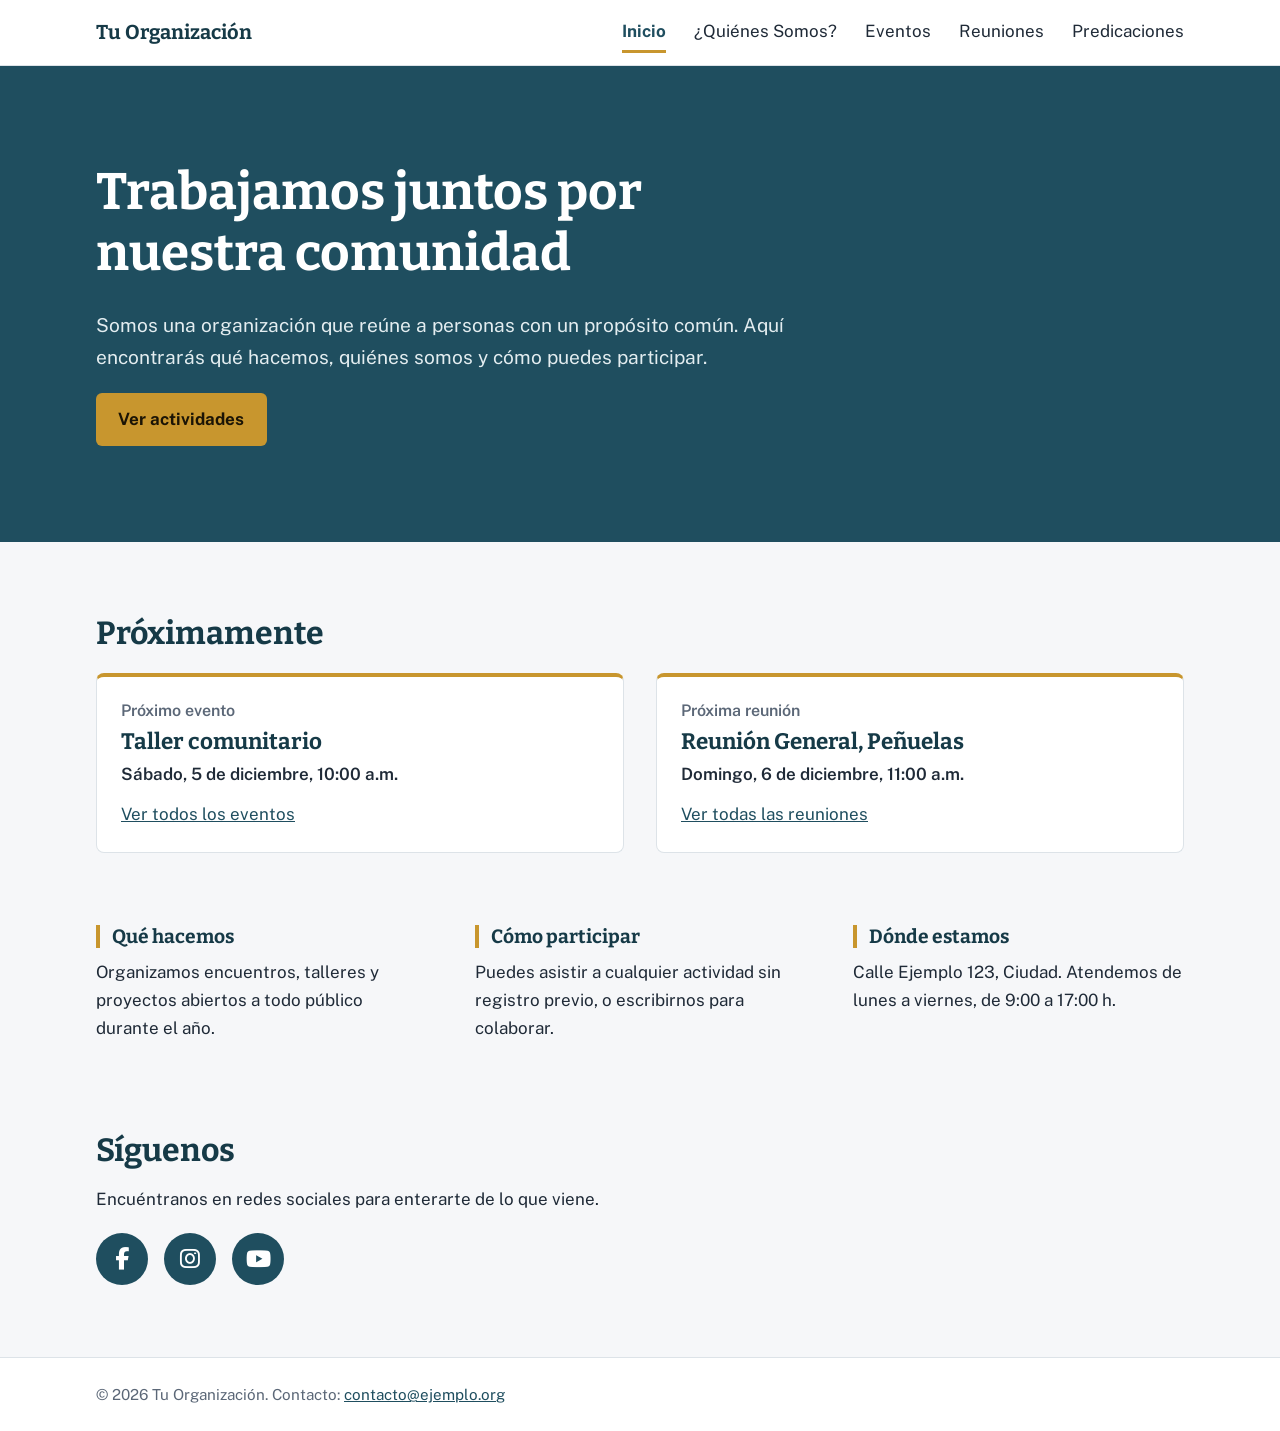
<file: index.html>
<!DOCTYPE html>
<html lang="es">
<head>
<meta charset="utf-8">
<meta name="viewport" content="width=device-width, initial-scale=1">
<title>Inicio · Tu Organización</title>
<meta name="description" content="Sitio informativo de Tu Organización.">
<link rel="preconnect" href="https://fonts.googleapis.com">
<link rel="stylesheet" href="https://fonts.googleapis.com/css2?family=Bitter:wght@600;700&family=Public+Sans:wght@400;600;700&display=swap">
<link rel="stylesheet" href="https://cdnjs.cloudflare.com/ajax/libs/font-awesome/6.5.2/css/all.min.css">
<link rel="stylesheet" href="estilos.css">
</head>
<body>
<header class="site-header"><div class="wrap bar">
<a class="brand" href="index.html">Tu Organización</a>
<input type="checkbox" id="menu" class="menu-toggle" aria-label="Mostrar menú">
<label for="menu" class="menu-btn">Menú</label>
<nav class="nav" aria-label="Principal"><a href="index.html" aria-current="page">Inicio</a><a href="quienes-somos.html">¿Quiénes Somos?</a><a href="actividades.html">Eventos</a><a href="conocenos.html">Reuniones</a><a href="videos.html">Predicaciones</a></nav>
</div></header>
<main>
<section class="hero"><div class="wrap">
<h1>Trabajamos juntos por nuestra comunidad</h1>
<p>Somos una organización que reúne a personas con un propósito común. Aquí encontrarás qué hacemos, quiénes somos y cómo puedes participar.</p>
<a class="btn" href="actividades.html">Ver actividades</a>
</div></section>
<section class="section"><div class="wrap">
<h2>Próximamente</h2>
<div class="next">
<div class="next-item" id="proximo-evento">
<h3>Próximo evento</h3>
<div class="next-body"><p>Consulta las fechas en la página de <a href="actividades.html">Eventos</a>.</p></div>
</div>
<div class="next-item" id="proxima-reunion">
<h3>Próxima reunión</h3>
<div class="next-body"><p>Consulta los horarios en la página de <a href="conocenos.html">Reuniones</a>.</p></div>
</div>
</div>
</div></section>
<section class="section"><div class="wrap cols three">
<div><h3>Qué hacemos</h3><p>Organizamos encuentros, talleres y proyectos abiertos a todo público durante el año.</p></div>
<div><h3>Cómo participar</h3><p>Puedes asistir a cualquier actividad sin registro previo, o escribirnos para colaborar.</p></div>
<div><h3>Dónde estamos</h3><p>Calle Ejemplo 123, Ciudad. Atendemos de lunes a viernes, de 9:00 a 17:00 h.</p></div>
</div></section>
<section class="section"><div class="wrap">
<h2>Síguenos</h2>
<p>Encuéntranos en redes sociales para enterarte de lo que viene.</p>
<ul class="social">
<li><a href="https://www.facebook.com/TU_PAGINA" target="_blank" rel="noopener" aria-label="Facebook"><i class="fa-brands fa-facebook-f" aria-hidden="true"></i></a></li>
<li><a href="https://www.instagram.com/TU_USUARIO" target="_blank" rel="noopener" aria-label="Instagram"><i class="fa-brands fa-instagram" aria-hidden="true"></i></a></li>
<li><a href="https://www.youtube.com/@TU_CANAL" target="_blank" rel="noopener" aria-label="YouTube"><i class="fa-brands fa-youtube" aria-hidden="true"></i></a></li>
</ul>
</div></section>
</main>
<footer class="site-footer"><div class="wrap"><p>© 2026 Tu Organización. Contacto: <a href="mailto:contacto@ejemplo.org">contacto@ejemplo.org</a></p></div></footer>
<script>
(function(){
  var fFecha=new Intl.DateTimeFormat('es-MX',{weekday:'long',day:'numeric',month:'long'});
  var fHora=new Intl.DateTimeFormat('es-MX',{hour:'numeric',minute:'2-digit'});

  /* Devuelve la próxima fecha (a partir de ahora) de un evento o reunión, o null */
  function proxima(el,ahora){
    var hm=(el.dataset.hora||'23:59').split(':'), h=+hm[0], m=+hm[1];
    if(el.dataset.fecha){
      var p=el.dataset.fecha.split('-');
      var f=new Date(+p[0],+p[1]-1,+p[2],h,m);
      return f>=ahora?f:null;
    }
    if(el.dataset.dia===undefined) return null;
    var dia=+el.dataset.dia, semana=+(el.dataset.semana||0);
    if(!semana){
      var f2=new Date(ahora.getFullYear(),ahora.getMonth(),ahora.getDate()+(dia-ahora.getDay()+7)%7,h,m);
      if(f2<ahora) f2.setDate(f2.getDate()+7);
      return f2;
    }
    for(var i=0;i<3;i++){
      var base=new Date(ahora.getFullYear(),ahora.getMonth()+i,1);
      var dd=1+(dia-base.getDay()+7)%7+(semana-1)*7;
      var f3=new Date(base.getFullYear(),base.getMonth(),dd,h,m);
      if(f3.getMonth()===base.getMonth()&&f3>=ahora) return f3;
    }
    return null;
  }

  /* Lee la página indicada, elige lo más próximo y lo muestra en la tarjeta */
  function mostrar(id,url,verTodo){
    var caja=document.querySelector('#'+id+' .next-body');
    fetch(url).then(function(r){ if(!r.ok) throw new Error(r.status); return r.text(); })
    .then(function(txt){
      var doc=new DOMParser().parseFromString(txt,'text/html');
      var ahora=new Date(), mejor=null;
      doc.querySelectorAll('[data-fecha],[data-dia]').forEach(function(el){
        var f=proxima(el,ahora);
        if(f&&(!mejor||f<mejor.f)) mejor={el:el,f:f};
      });
      if(!mejor) return;
      var h3=mejor.el.querySelector('h3');
      var titulo=mejor.el.dataset.titulo||(h3?h3.textContent:'');
      var fecha=fFecha.format(mejor.f);
      fecha=fecha.charAt(0).toUpperCase()+fecha.slice(1);
      if(mejor.el.dataset.hora) fecha+=', '+fHora.format(mejor.f);
      caja.textContent='';
      var n=document.createElement('p'); n.className='next-name'; n.textContent=titulo;
      var d=document.createElement('p'); d.className='next-date'; d.textContent=fecha;
      var a=document.createElement('a'); a.href=url; a.textContent=verTodo;
      caja.append(n,d,a);
    }).catch(function(){ /* sin servidor (file://) o sin datos: se queda el texto de respaldo */ });
  }

  mostrar('proximo-evento','actividades.html','Ver todos los eventos');
  mostrar('proxima-reunion','conocenos.html','Ver todas las reuniones');
})();
</script>
</body>
</html>
</file>
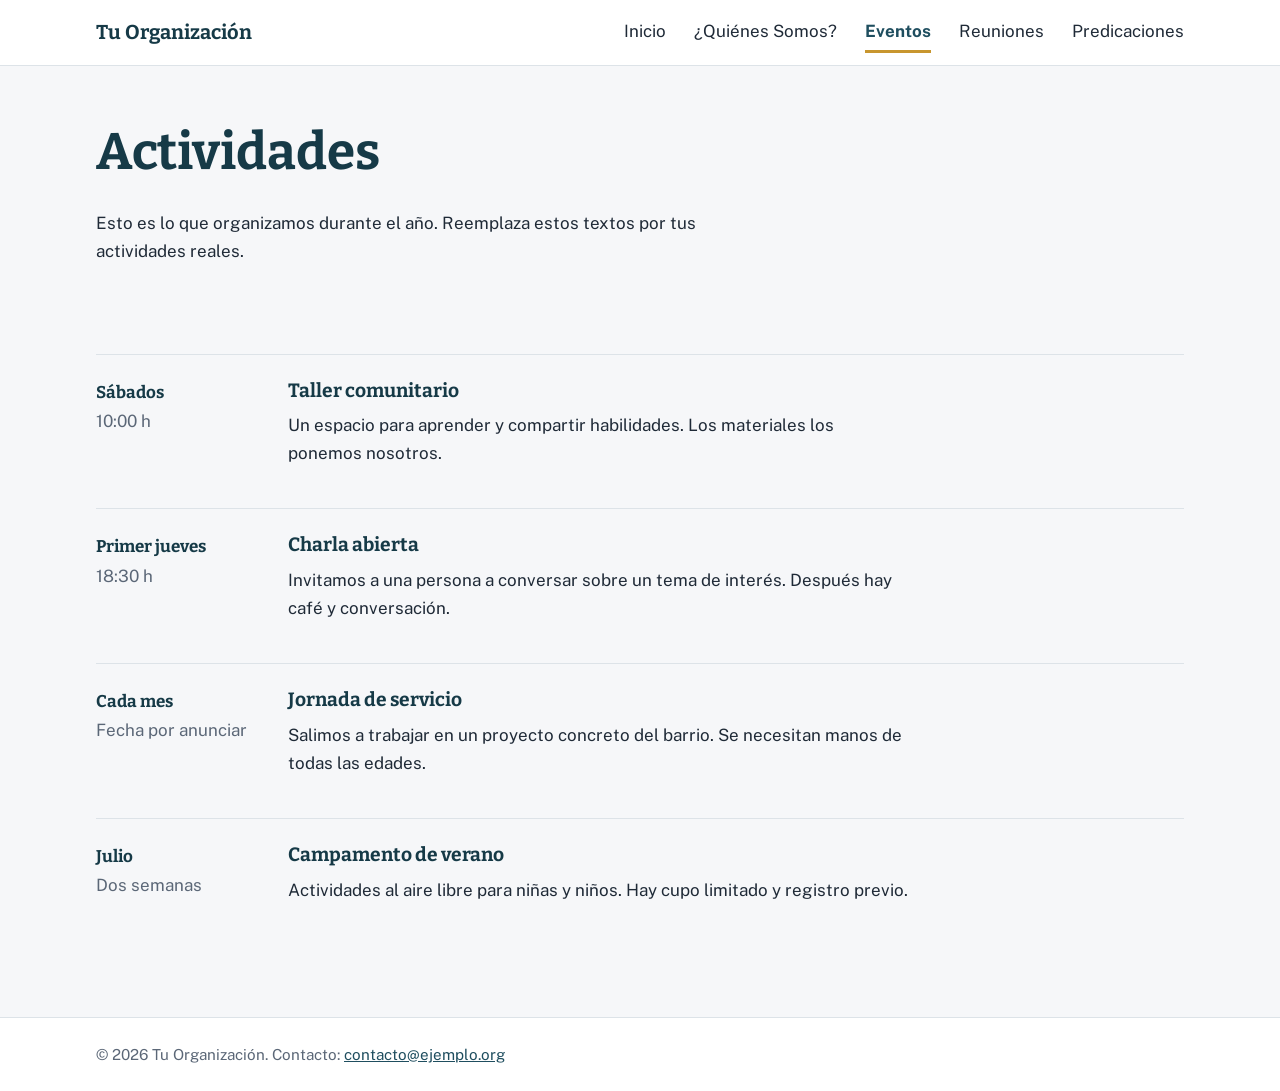
<file: actividades.html>
<!DOCTYPE html>
<html lang="es">
<head>
<meta charset="utf-8">
<meta name="viewport" content="width=device-width, initial-scale=1">
<title>Actividades · Tu Organización</title>
<meta name="description" content="Sitio informativo de Tu Organización.">
<link rel="preconnect" href="https://fonts.googleapis.com">
<link rel="stylesheet" href="https://fonts.googleapis.com/css2?family=Bitter:wght@600;700&family=Public+Sans:wght@400;600;700&display=swap">
<link rel="stylesheet" href="estilos.css">
</head>
<body>
<header class="site-header"><div class="wrap bar">
<a class="brand" href="index.html">Tu Organización</a>
<input type="checkbox" id="menu" class="menu-toggle" aria-label="Mostrar menú">
<label for="menu" class="menu-btn">Menú</label>
<nav class="nav" aria-label="Principal"><a href="index.html">Inicio</a><a href="quienes-somos.html">¿Quiénes Somos?</a><a href="actividades.html" aria-current="page">Eventos</a><a href="conocenos.html">Reuniones</a><a href="videos.html">Predicaciones</a></nav>
</div></header>
<main>
<!-- Para que un evento aparezca como "Próximo evento" en Inicio, agrega a su <article> atributos de fecha:
  Fecha fija:       data-fecha="2026-11-07" data-hora="18:30"   (la hora es opcional)
  Cada semana:      data-dia="6" data-hora="10:00"              (0=domingo, 1=lunes ... 6=sábado)
  Cada mes:         data-dia="4" data-semana="1" data-hora="18:30"   (semana 1 a 4: aquí, el primer jueves)
  Los eventos sin estos atributos no se muestran en Inicio. -->
<section class="wrap page-title"><h1>Actividades</h1><p>Esto es lo que organizamos durante el año. Reemplaza estos textos por tus actividades reales.</p></section><section class="section"><div class="wrap"><article class="act" data-dia="6" data-hora="10:00"><div class="when"><strong>Sábados</strong><span>10:00 h</span></div><div><h3>Taller comunitario</h3><p>Un espacio para aprender y compartir habilidades. Los materiales los ponemos nosotros.</p></div></article><article class="act" data-dia="4" data-semana="1" data-hora="18:30"><div class="when"><strong>Primer jueves</strong><span>18:30 h</span></div><div><h3>Charla abierta</h3><p>Invitamos a una persona a conversar sobre un tema de interés. Después hay café y conversación.</p></div></article><article class="act"><div class="when"><strong>Cada mes</strong><span>Fecha por anunciar</span></div><div><h3>Jornada de servicio</h3><p>Salimos a trabajar en un proyecto concreto del barrio. Se necesitan manos de todas las edades.</p></div></article><article class="act"><div class="when"><strong>Julio</strong><span>Dos semanas</span></div><div><h3>Campamento de verano</h3><p>Actividades al aire libre para niñas y niños. Hay cupo limitado y registro previo.</p></div></article></div></section>
</main>
<footer class="site-footer"><div class="wrap"><p>© 2026 Tu Organización. Contacto: <a href="mailto:contacto@ejemplo.org">contacto@ejemplo.org</a></p></div></footer>
</body>
</html>
</file>
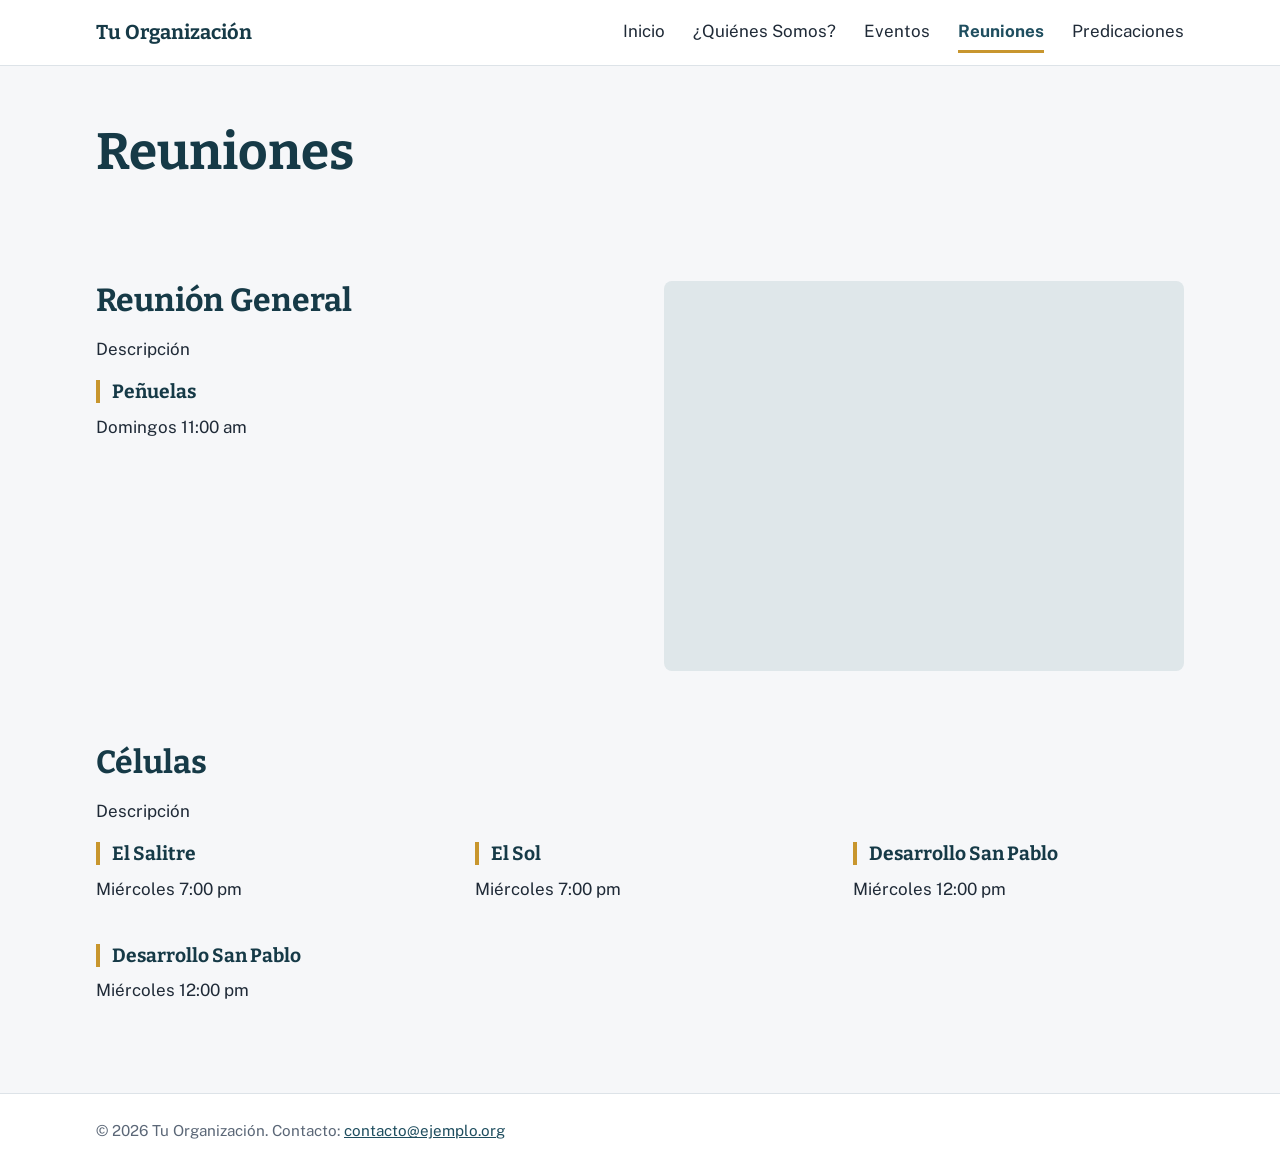
<file: conocenos.html>
<!DOCTYPE html>
<html lang="es">
<head>
<meta charset="utf-8">
<meta name="viewport" content="width=device-width, initial-scale=1">
<title>Conócenos · Tu Organización</title>
<meta name="description" content="Sitio informativo de Tu Organización.">
<link rel="preconnect" href="https://fonts.googleapis.com">
<link rel="stylesheet" href="https://fonts.googleapis.com/css2?family=Bitter:wght@600;700&family=Public+Sans:wght@400;600;700&display=swap">
<link rel="stylesheet" href="estilos.css">
</head>
<body>
<header class="site-header"><div class="wrap bar">
<a class="brand" href="index.html">Tu Organización</a>
<input type="checkbox" id="menu" class="menu-toggle" aria-label="Mostrar menú">
<label for="menu" class="menu-btn">Menú</label>
<nav class="nav" aria-label="Principal"><a href="index.html">Inicio</a><a href="quienes-somos.html">¿Quiénes Somos?</a><a href="actividades.html">Eventos</a><a href="conocenos.html" aria-current="page">Reuniones</a><a href="videos.html">Predicaciones</a></nav>
</div></header>
<main>
<!-- Para que una reunión aparezca como "Próxima reunión" en Inicio, agrega a su <div> atributos como estos:
  data-dia="0" data-hora="11:00" data-titulo="Nombre que se verá en Inicio"   (0=domingo ... 6=sábado)
  Si la reunión es en una fecha fija, usa data-fecha="2026-11-07" data-hora="11:00" -->
<section class="wrap page-title"><h1>Reuniones</h1></section>
<section class="section"><div class="wrap cols two">
<div data-dia="0" data-hora="11:00" data-titulo="Reunión General, Peñuelas"><h2>Reunión General</h2><p>Descripción</p><h3>Peñuelas</h3><p>Domingos 11:00 am</p></div>
<div class="photo mapa">
  <iframe src="https://www.google.com/maps/embed?pb=!1m18!1m12!1m3!1d7000!2d-100.47380997842873!3d20.670336301022918!2m3!1f0!2f0!3f0!3m2!1i1024!2i768!4f13.1!3m3!1m2!1s0x85d35aff1618b935%3A0xf5c42fa69e7d0ba6!2sCentro%20Cristiano%20Peniel%20Quer%C3%A9taro!5e0!3m2!1ses!2smx!4v1791179912611!5m2!1ses!2smx" title="Mapa con nuestra ubicación" loading="lazy" referrerpolicy="strict-origin-when-cross-origin" allowfullscreen></iframe>
</div>
</div></section>
<section class="section" style="padding-top:0"><div class="wrap"><h2>Células</h2><p>Descripción</p><div class="cols three">
<div><h3>El Salitre</h3><p>Miércoles 7:00 pm</p></div>
<div><h3>El Sol</h3><p>Miércoles 7:00 pm</p></div>
<div><h3>Desarrollo San Pablo</h3><p>Miércoles 12:00 pm</p></div>
<div><h3>Desarrollo San Pablo</h3><p>Miércoles 12:00 pm</p></div>
</div></div></section>
</main>
<footer class="site-footer"><div class="wrap"><p>© 2026 Tu Organización. Contacto: <a href="mailto:contacto@ejemplo.org">contacto@ejemplo.org</a></p></div></footer>
</body>
</html>
</file>
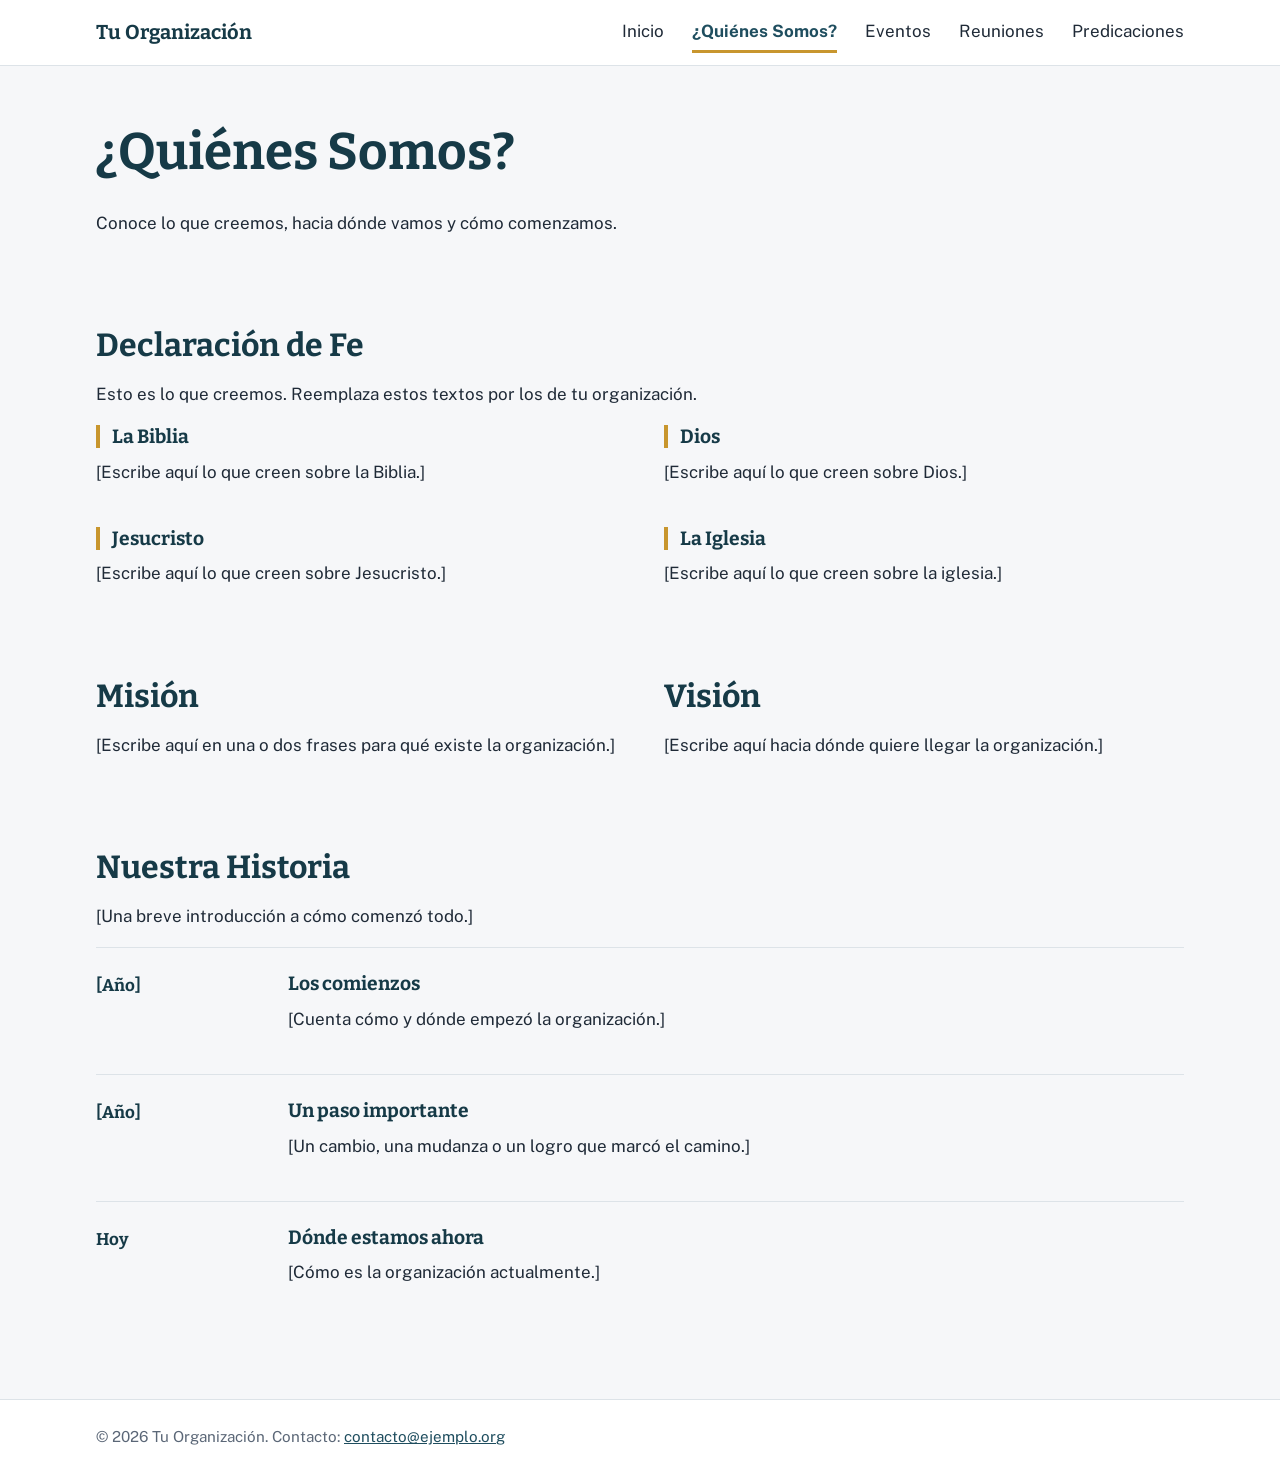
<file: quienes-somos.html>
<!DOCTYPE html>
<html lang="es">
<head>
<meta charset="utf-8">
<meta name="viewport" content="width=device-width, initial-scale=1">
<title>¿Quiénes Somos? · Tu Organización</title>
<meta name="description" content="Sitio informativo de Tu Organización.">
<link rel="preconnect" href="https://fonts.googleapis.com">
<link rel="stylesheet" href="https://fonts.googleapis.com/css2?family=Bitter:wght@600;700&family=Public+Sans:wght@400;600;700&display=swap">
<link rel="stylesheet" href="estilos.css">
</head>
<body>
<header class="site-header"><div class="wrap bar">
<a class="brand" href="index.html">Tu Organización</a>
<input type="checkbox" id="menu" class="menu-toggle" aria-label="Mostrar menú">
<label for="menu" class="menu-btn">Menú</label>
<nav class="nav" aria-label="Principal"><a href="index.html">Inicio</a><a href="quienes-somos.html" aria-current="page">¿Quiénes Somos?</a><a href="actividades.html">Eventos</a><a href="conocenos.html">Reuniones</a><a href="videos.html">Predicaciones</a></nav>
</div></header>
<main>
<section class="wrap page-title"><h1>¿Quiénes Somos?</h1><p>Conoce lo que creemos, hacia dónde vamos y cómo comenzamos.</p></section>

<section class="section"><div class="wrap">
<h2>Declaración de Fe</h2>
<p>Esto es lo que creemos. Reemplaza estos textos por los de tu organización.</p>
<div class="cols two">
<div><h3>La Biblia</h3><p>[Escribe aquí lo que creen sobre la Biblia.]</p></div>
<div><h3>Dios</h3><p>[Escribe aquí lo que creen sobre Dios.]</p></div>
<div><h3>Jesucristo</h3><p>[Escribe aquí lo que creen sobre Jesucristo.]</p></div>
<div><h3>La Iglesia</h3><p>[Escribe aquí lo que creen sobre la iglesia.]</p></div>
</div>
</div></section>

<section class="section"><div class="wrap cols two">
<div><h2>Misión</h2><p>[Escribe aquí en una o dos frases para qué existe la organización.]</p></div>
<div><h2>Visión</h2><p>[Escribe aquí hacia dónde quiere llegar la organización.]</p></div>
</div></section>

<section class="section"><div class="wrap">
<h2>Nuestra Historia</h2>
<p>[Una breve introducción a cómo comenzó todo.]</p>
<article class="act"><div class="when"><strong>[Año]</strong></div><div><h3>Los comienzos</h3><p>[Cuenta cómo y dónde empezó la organización.]</p></div></article>
<article class="act"><div class="when"><strong>[Año]</strong></div><div><h3>Un paso importante</h3><p>[Un cambio, una mudanza o un logro que marcó el camino.]</p></div></article>
<article class="act"><div class="when"><strong>Hoy</strong></div><div><h3>Dónde estamos ahora</h3><p>[Cómo es la organización actualmente.]</p></div></article>
</div></section>
</main>
<footer class="site-footer"><div class="wrap"><p>© 2026 Tu Organización. Contacto: <a href="mailto:contacto@ejemplo.org">contacto@ejemplo.org</a></p></div></footer>
</body>
</html>
</file>
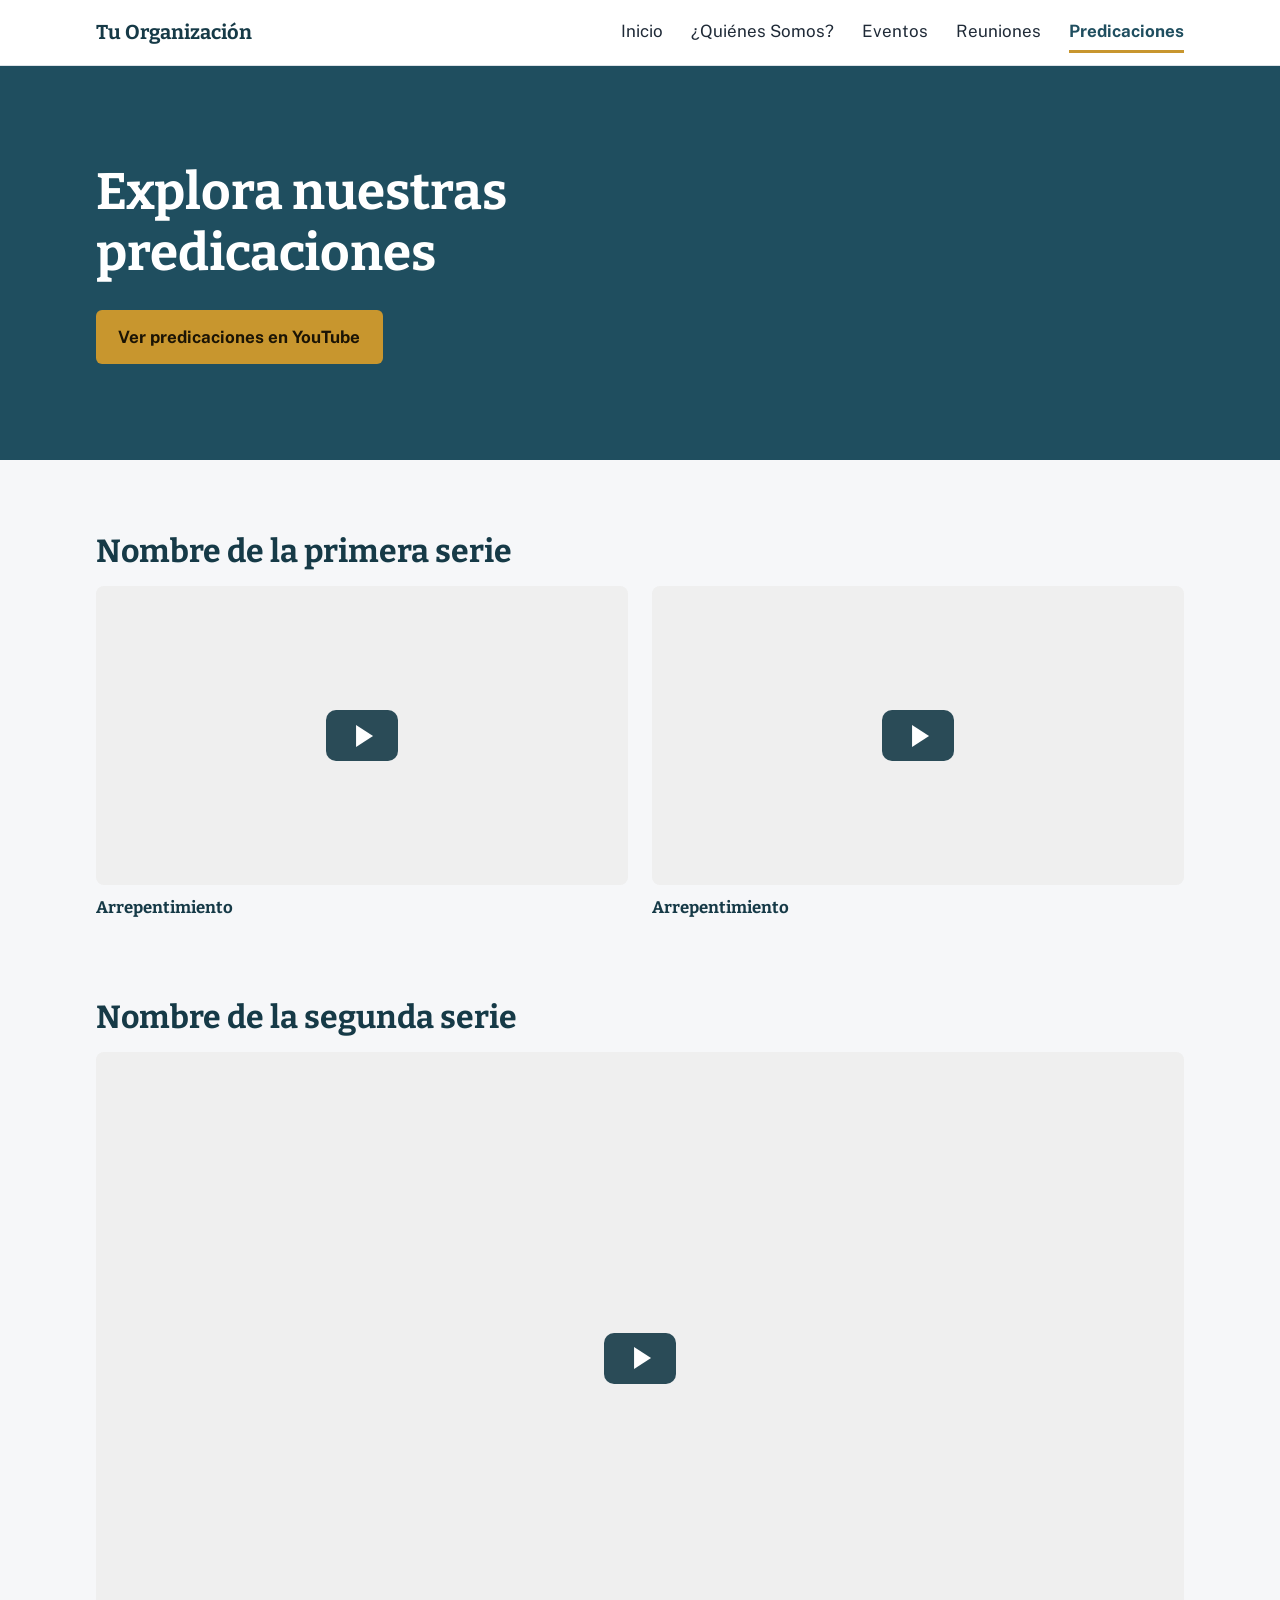
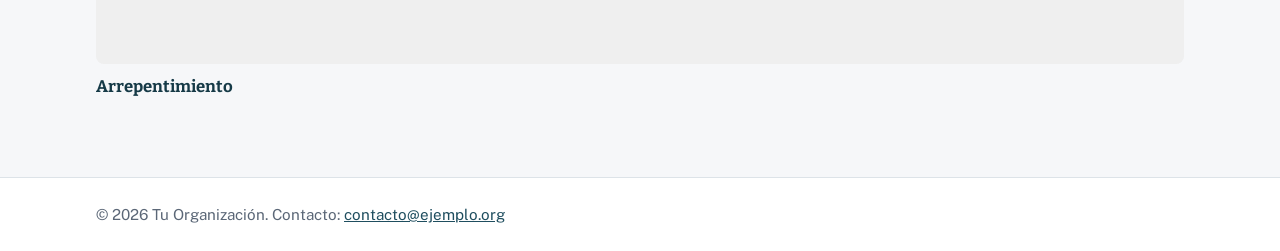
<file: videos.html>
<!DOCTYPE html>
<html lang="es">
<head>
<meta charset="utf-8">
<meta name="viewport" content="width=device-width, initial-scale=1">
<title>Predicaciones · Tu Organización</title>
<meta name="description" content="Sitio informativo de Tu Organización.">
<link rel="preconnect" href="https://fonts.googleapis.com">
<link rel="stylesheet" href="https://fonts.googleapis.com/css2?family=Bitter:wght@600;700&family=Public+Sans:wght@400;600;700&display=swap">
<link rel="stylesheet" href="estilos.css">
</head>
<body>
<header class="site-header"><div class="wrap bar">
<a class="brand" href="index.html">Tu Organización</a>
<input type="checkbox" id="menu" class="menu-toggle" aria-label="Mostrar menú">
<label for="menu" class="menu-btn">Menú</label>
<nav class="nav" aria-label="Principal"><a href="index.html">Inicio</a><a href="quienes-somos.html">¿Quiénes Somos?</a><a href="actividades.html">Eventos</a><a href="conocenos.html">Reuniones</a><a href="videos.html" aria-current="page">Predicaciones</a></nav>
</div></header>
<main>
<section class="hero"><div class="wrap">
<h1>Explora nuestras predicaciones</h1>
<a class="btn" href="https://www.youtube.com/@penielqueretaro" target="_blank" rel="noopener">Ver predicaciones en YouTube</a>
</div></section>
<section class="section" id="series">
  <div class="wrap">
    <h2>Nombre de la primera serie</h2>
    <div class="videos">
      <div class="video">
        <div class="ratio">
    <button class="yt" data-id="Iyl6C5_xcAM" data-start="300"
      aria-label="Reproducir: Arrepentimiento"
      style="background-image:url('https://i.ytimg.com/vi/Iyl6C5_xcAM/hqdefault.jpg')">
      <span class="play" aria-hidden="true"></span>
    </button>
  </div>
  <h3>Arrepentimiento</h3>
</div>
<div class="video">
  <div class="ratio">
    <button class="yt" data-id="Iyl6C5_xcAM" data-start="300"
      aria-label="Reproducir: Arrepentimiento"
      style="background-image:url('https://i.ytimg.com/vi/Iyl6C5_xcAM/hqdefault.jpg')">
      <span class="play" aria-hidden="true"></span>
    </button>
  </div>
  <h3>Arrepentimiento</h3>
</div>
</div>
</section>

<section class="section">
  <div class="wrap">
    <h2>Nombre de la segunda serie</h2>
    <div class="videos">
      <div class="video">
        <div class="ratio">
    <button class="yt" data-id="Iyl6C5_xcAM" data-start="300"
      aria-label="Reproducir: Arrepentimiento"
      style="background-image:url('https://i.ytimg.com/vi/Iyl6C5_xcAM/hqdefault.jpg')">
      <span class="play" aria-hidden="true"></span>
    </button>
  </div>
  <h3>Arrepentimiento</h3>
</div>
</div>
</div></section>
<!-- Para poner un video real, reemplaza <span>Video 1</span> por:
<iframe src="https://www.youtube.com/embed/CODIGO_DEL_VIDEO" title="Título del video" allowfullscreen loading="lazy"></iframe> -->
</main>
<footer class="site-footer"><div class="wrap"><p>© 2026 Tu Organización. Contacto: <a href="mailto:contacto@ejemplo.org">contacto@ejemplo.org</a></p></div></footer>
<script>
document.querySelectorAll('.yt').forEach(b => {
  b.addEventListener('click', () => {
    const f = document.createElement('iframe');
    f.src = 'https://www.youtube.com/embed/' + b.dataset.id + '?autoplay=1&start=' + (b.dataset.start || 0);
    f.title = b.getAttribute('aria-label');
    f.allow = 'autoplay; encrypted-media; picture-in-picture; fullscreen';
    f.referrerPolicy = 'strict-origin-when-cross-origin';
    f.allowFullscreen = true;
    b.replaceWith(f);
  });
});
</script>
</body>
</html>
</file>
<file: estilos.css>
:root{--ink:#1f2a37;--muted:#5b6777;--bg:#f6f7f9;--paper:#fff;--brand:#1f4e5f;--brand-d:#163a47;--accent:#c8962e;--line:#dde3e8}
*{box-sizing:border-box}
body{margin:0;font:1.0625rem/1.65 "Public Sans",system-ui,sans-serif;color:var(--ink);background:var(--bg)}
h1,h2,h3{font-family:"Bitter",Georgia,serif;line-height:1.2;color:var(--brand-d);margin:0 0 .5em}
h1{font-size:clamp(2rem,5vw,3.2rem)}h2{font-size:clamp(1.5rem,3.2vw,2rem)}h3{font-size:1.2rem}
p{margin:0 0 1em;max-width:62ch}
a{color:var(--brand)}
a:focus-visible,label:focus-visible,.menu-toggle:focus-visible+.menu-btn{outline:3px solid var(--accent);outline-offset:3px}
img,iframe{max-width:100%}
.wrap{width:min(100% - 2rem,68rem);margin-inline:auto}

/* Cabecera y menú (el menú móvil funciona sin JavaScript) */
.site-header{background:var(--paper);border-bottom:1px solid var(--line);position:sticky;top:0;z-index:10}
.bar{display:flex;flex-wrap:wrap;align-items:center;justify-content:space-between;padding:.75rem 0}
.brand{font:700 1.25rem "Bitter",Georgia,serif;color:var(--brand-d);text-decoration:none}
.menu-toggle{position:absolute;opacity:0}
.menu-btn{cursor:pointer;padding:.45rem .9rem;border:1px solid var(--line);border-radius:6px;font-weight:600}
.nav{display:none;flex-basis:100%;flex-direction:column;padding-top:.5rem}
.menu-toggle:checked~.nav{display:flex}
.nav a{padding:.65rem 0;text-decoration:none;color:var(--ink);border-top:1px solid var(--line)}
.nav a[aria-current="page"]{color:var(--brand);font-weight:700}
@media(min-width:720px){
 .menu-btn{display:none}
 .nav,.menu-toggle:checked~.nav{display:flex;flex-direction:row;flex-basis:auto;gap:1.75rem;padding:0}
 .nav a{border:0;padding:.3rem 0;border-bottom:3px solid transparent}
 .nav a[aria-current="page"],.nav a:hover{border-bottom-color:var(--accent)}
}

/* Portada */
.hero{background:var(--brand);color:#fff;padding:clamp(3rem,10vw,6rem) 0}
.hero h1{color:#fff;max-width:18ch}
.hero p{font-size:1.2rem;color:#e3edf0}
.btn{display:inline-block;background:var(--accent);color:#1b1405;font-weight:700;text-decoration:none;padding:.8rem 1.4rem;border-radius:6px}
.btn:hover{background:#d9a83f}
.section{padding:clamp(2.5rem,7vw,4.5rem) 0}
.page-title{padding:clamp(2rem,6vw,3.5rem) 0 0}
.cols{display:grid;gap:1.5rem 3rem}
@media(min-width:720px){.cols.two{grid-template-columns:1fr 1fr}.cols.three{grid-template-columns:repeat(3,1fr)}}
.cols h3{border-left:4px solid var(--accent);padding-left:.75rem}

/* Actividades */
.act{display:grid;gap:.5rem 2rem;padding:1.5rem 0;border-top:1px solid var(--line)}
.when strong{display:block;font-family:"Bitter",Georgia,serif;color:var(--brand-d)}
.when span{color:var(--muted)}
@media(min-width:600px){.act{grid-template-columns:10rem 1fr}}

/* Conócenos */
.photo{aspect-ratio:4/3;background:#dfe7ea;border-radius:8px;display:grid;place-items:center;color:var(--muted);text-align:center;padding:1rem}
.person{display:flex;gap:1rem;align-items:center}
.avatar{flex:none;width:3.5rem;height:3.5rem;border-radius:50%;background:var(--brand);color:#fff;display:grid;place-items:center;font-weight:700}
.person p{margin:0}

/* Videos */
.videos{display:grid;gap:2rem 1.5rem;grid-template-columns:repeat(auto-fit,minmax(min(100%,18rem),1fr))}
.ratio{aspect-ratio:16/9;background:#dfe7ea;border-radius:8px;overflow:hidden;display:grid;place-items:center;color:var(--muted)}
.ratio iframe{width:100%;height:100%;border:0}
.video h3{margin-top:.75rem;font-size:1.05rem}

.site-footer{border-top:1px solid var(--line);background:var(--paper);padding:1.5rem 0;color:var(--muted);font-size:.95rem}
.site-footer p{margin:0;max-width:none}
@media(prefers-reduced-motion:no-preference){.btn{transition:background .2s}}

.yt{width:100%;height:100%;border:0;padding:0;cursor:pointer;background-size:cover;background-position:center;display:grid;place-items:center}
.play{width:4.5rem;height:3.2rem;background:rgba(22,58,71,.9);border-radius:10px;position:relative}
.play::after{content:"";position:absolute;left:50%;top:50%;transform:translate(-35%,-50%);border-style:solid;border-width:.7rem 0 .7rem 1.1rem;border-color:transparent transparent transparent #fff}
.yt:hover .play,.yt:focus-visible .play{background:var(--accent)}

.section + .section{padding-top:0}
.photo.mapa{position:relative;padding:0;overflow:hidden;display:block}
.photo.mapa iframe{position:absolute;inset:0;width:100%;height:100%;border:0}

#series{scroll-margin-top:4.5rem}
html{scroll-behavior:smooth}
@media(prefers-reduced-motion:reduce){html{scroll-behavior:auto}}

/* Síguenos */
.social{list-style:none;margin:1.25rem 0 0;padding:0;display:flex;flex-wrap:wrap;gap:1rem}
.social a{display:grid;place-items:center;width:3.25rem;height:3.25rem;border-radius:50%;background:var(--brand);color:#fff;font-size:1.4rem;text-decoration:none}
.social a:hover,.social a:focus-visible{background:var(--accent);color:#1b1405}
@media(prefers-reduced-motion:no-preference){.social a{transition:background .2s}}

/* Próximamente */
.next{display:grid;gap:1.5rem 2rem;margin-top:1.25rem}
@media(min-width:720px){.next{grid-template-columns:1fr 1fr}}
.next-item{background:var(--paper);border:1px solid var(--line);border-top:4px solid var(--accent);border-radius:8px;padding:1.5rem}
.next-item h3{font-size:1rem;color:var(--muted);font-family:"Public Sans",system-ui,sans-serif;font-weight:600;margin:0 0 .5rem}
.next-name{font:700 1.4rem/1.25 "Bitter",Georgia,serif;color:var(--brand-d);margin:0 0 .25rem}
.next-date{font-weight:600;margin:0 0 .75rem}
.next-body p:last-child{margin-bottom:0}
</file>
